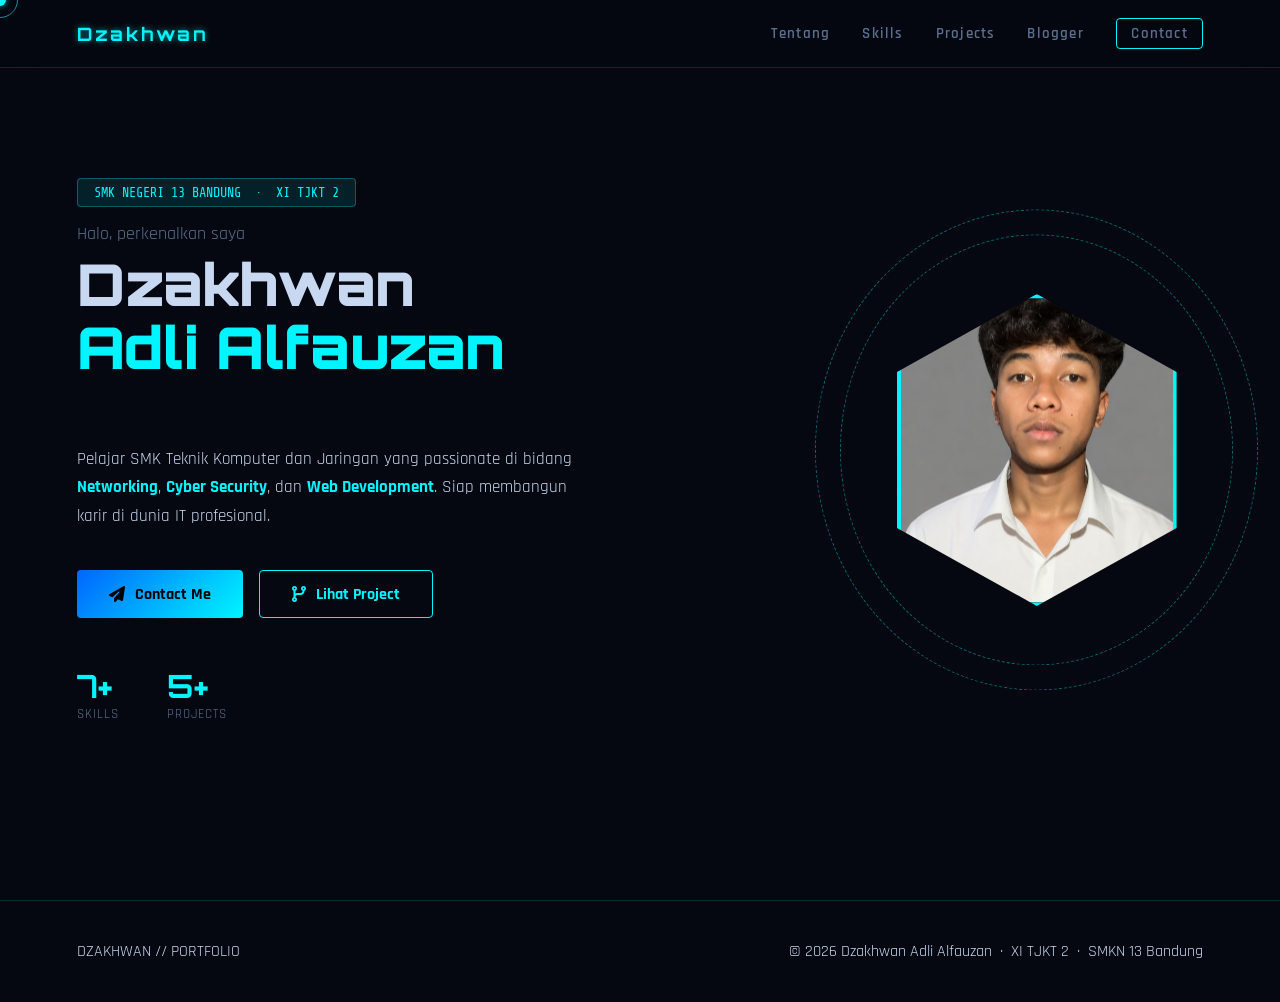
<file: index.html>
<!DOCTYPE html>
<html lang="id">
<head>
  <meta charset="UTF-8" />
  <meta name="viewport" content="width=device-width, initial-scale=1.0"/>
  <title>Dzakhwan Adli Alfauzan | Home</title>
  <link rel="stylesheet" href="style.css"/>
  <link href="https://fonts.googleapis.com/css2?family=Orbitron:wght@400;600;700;900&family=Rajdhani:wght@300;400;500;600;700&family=Share+Tech+Mono&display=swap" rel="stylesheet"/>
  <link rel="stylesheet" href="https://cdnjs.cloudflare.com/ajax/libs/font-awesome/6.5.0/css/all.min.css"/>
</head>
<body>

  <!-- CURSOR -->
  <div class="cursor" id="cursor"></div>
  <div class="cursor-ring" id="cursorRing"></div>

  <!-- NAVBAR -->
  <nav id="navbar">
    <a href="index.html" class="nav-logo">Dzakhwan</a>
    <ul class="nav-links">
      <li><a href="about.html">Tentang</a></li>
      <li><a href="skills.html">Skills</a></li>
      <li><a href="projects.html">Projects</a></li>
      <li><a href="blog.html">Blogger</a></li>
      <li><a href="contact.html" class="nav-cta">Contact</a></li>
    </ul>
    <div class="hamburger" id="hamburger">
      <span></span><span></span><span></span>
    </div>
  </nav>

  <!-- MOBILE MENU -->
  <div class="mobile-menu" id="mobileMenu">
    <a href="about.html">Tentang</a>
    <a href="skills.html">Skills</a>
    <a href="projects.html">Projects</a>
    <a href="blog.html">Blogger</a>
    <a href="contact.html">Contact</a>
  </div>

  <main>
    <!-- HERO -->
    <section id="hero">
      <div class="hero-content">
        <div class="hero-tag">
          SMK NEGERI 13 BANDUNG &nbsp;·&nbsp; XI TJKT 2
        </div>
        
        <p class="hero-greeting">Halo, perkenalkan saya</p>
        
        <h1 class="hero-name">
          Dzakhwan<br>
          <span class="accent">Adli Alfauzan</span>
        </h1>
        
        <p class="hero-title" id="typedTitle"></p>
        
        <p class="hero-desc">
          Pelajar SMK Teknik Komputer dan Jaringan yang passionate di bidang 
          <strong>Networking</strong>, <strong>Cyber Security</strong>, dan 
          <strong>Web Development</strong>. Siap membangun karir di dunia IT profesional.
        </p>

        <div class="hero-btns">
          <a href="contact.html" class="btn-primary">
            <i class="fas fa-paper-plane"></i> Contact Me
          </a>
          <a href="projects.html" class="btn-secondary">
            <i class="fas fa-code-branch"></i> Lihat Project
          </a>
        </div>

        <div class="hero-stats">
          <div class="stat">
            <div class="stat-num">7+</div>
            <div class="stat-label">SKILLS</div>
          </div>
          <div class="stat">
            <div class="stat-num">5+</div>
            <div class="stat-label">PROJECTS</div>
          </div>
        </div>
      </div>

      <!-- PHOTO -->
      <div class="hero-avatar-wrap">
        <div class="avatar-hex">
          <div class="orbit"></div>
          <div class="orbit orbit2"></div>
          <div class="avatar-frame">
            <img src="image/dzakhwan.jpeg" alt="Dzakhwan Adli Alfauzan"/>
          </div>
        </div>
      </div>
    </section>
  </main>

  <footer>
    <div class="footer-logo">DZAKHWAN // PORTFOLIO</div>
    <div class="footer-copy">
      &copy; 2026 Dzakhwan Adli Alfauzan &nbsp;·&nbsp; XI TJKT 2 &nbsp;·&nbsp; SMKN 13 Bandung
    </div>
  </footer>

  <script src="script.js"></script>
</body>
</html>
</file>
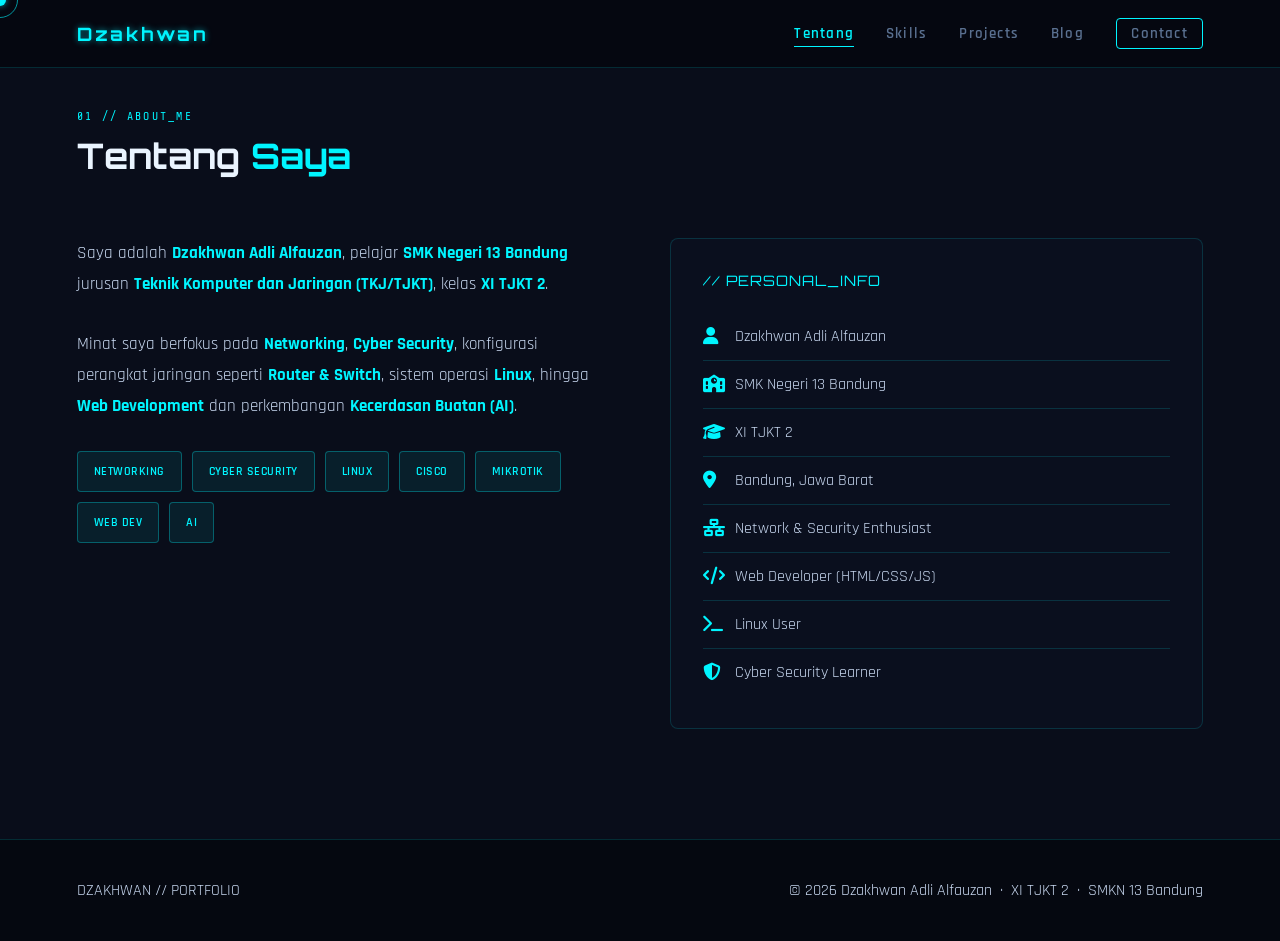
<file: about.html>
<!DOCTYPE html>
<html lang="id">
<head>
  <meta charset="UTF-8" />
  <meta name="viewport" content="width=device-width, initial-scale=1.0"/>
  <title>Dzakhwan Adli Alfauzan | Tentang Saya</title>
  <link rel="stylesheet" href="style.css"/>
  <link href="https://fonts.googleapis.com/css2?family=Orbitron:wght@400;600;700;900&family=Rajdhani:wght@300;400;500;600;700&family=Share+Tech+Mono&display=swap" rel="stylesheet"/>
  <link rel="stylesheet" href="https://cdnjs.cloudflare.com/ajax/libs/font-awesome/6.5.0/css/all.min.css"/>
</head>
<body>

  <div class="cursor" id="cursor"></div>
  <div class="cursor-ring" id="cursorRing"></div>

  <nav id="navbar">
    <a href="index.html" class="nav-logo">Dzakhwan<span></span></a>
    <ul class="nav-links">
      <li><a href="about.html" class="active">Tentang</a></li>
      <li><a href="skills.html">Skills</a></li>
      <li><a href="projects.html">Projects</a></li>
      <li><a href="blog.html">Blog</a></li>
      <li><a href="contact.html" class="nav-cta">Contact</a></li>
    </ul>
    <div class="hamburger" id="hamburger">
      <span></span><span></span><span></span>
    </div>
  </nav>

  <div class="mobile-menu" id="mobileMenu">
    <a href="about.html">Tentang</a>
    <a href="skills.html">Skills</a>
    <a href="projects.html">Projects</a>
    <a href="blog.html">Blog</a>
    <a href="contact.html">Contact</a>
  </div>

  <main>
    <section id="about">
      <div class="sec-header">
        <div class="sec-tag">01 // ABOUT_ME</div>
        <h2 class="sec-title">Tentang <span class="accent">Saya</span></h2>
        <div class="sec-line"></div>
      </div>

      <div class="about-grid">
        
        <!-- LEFT SIDE - TEXT -->
        <div class="about-text">
          <p>
            Saya adalah <strong>Dzakhwan Adli Alfauzan</strong>, pelajar 
            <strong>SMK Negeri 13 Bandung</strong> jurusan 
            <strong>Teknik Komputer dan Jaringan (TKJ/TJKT)</strong>, 
            kelas <strong>XI TJKT 2</strong>.
          </p>
          <p>
            Minat saya berfokus pada <strong>Networking</strong>, 
            <strong>Cyber Security</strong>, konfigurasi perangkat jaringan 
            seperti <strong>Router &amp; Switch</strong>, sistem operasi 
            <strong>Linux</strong>, hingga <strong>Web Development</strong> 
            dan perkembangan <strong>Kecerdasan Buatan (AI)</strong>.
          </p>

          <div class="about-badges">
            <span class="badge">NETWORKING</span>
            <span class="badge">CYBER SECURITY</span>
            <span class="badge">LINUX</span>
            <span class="badge">CISCO</span>
            <span class="badge">MIKROTIK</span>
            <span class="badge">WEB DEV</span>
            <span class="badge">AI</span>
          </div>
        </div>

        <!-- RIGHT SIDE - PERSONAL INFO CARD -->
        <div class="about-card">
          <div class="about-card-title">// PERSONAL_INFO</div>
          <ul class="info-list">
            <li><i class="fas fa-user"></i> Dzakhwan Adli Alfauzan</li>
            <li><i class="fas fa-school"></i> SMK Negeri 13 Bandung</li>
            <li><i class="fas fa-graduation-cap"></i> XI TJKT 2</li>
            <li><i class="fas fa-map-marker-alt"></i> Bandung, Jawa Barat</li>
            <li><i class="fas fa-network-wired"></i> Network &amp; Security Enthusiast</li>
            <li><i class="fas fa-code"></i> Web Developer (HTML/CSS/JS)</li>
            <li><i class="fas fa-terminal"></i> Linux User</li>
            <li><i class="fas fa-shield-alt"></i> Cyber Security Learner</li>
          </ul>
        </div>

      </div>
    </section>
  </main>

  <footer>
    <div class="footer-logo">DZAKHWAN // PORTFOLIO</div>
    <div class="footer-copy">
      &copy; 2026 Dzakhwan Adli Alfauzan &nbsp;·&nbsp; XI TJKT 2 &nbsp;·&nbsp; SMKN 13 Bandung
    </div>
  </footer>

  <script src="script.js"></script>
</body>
</html>
</file>
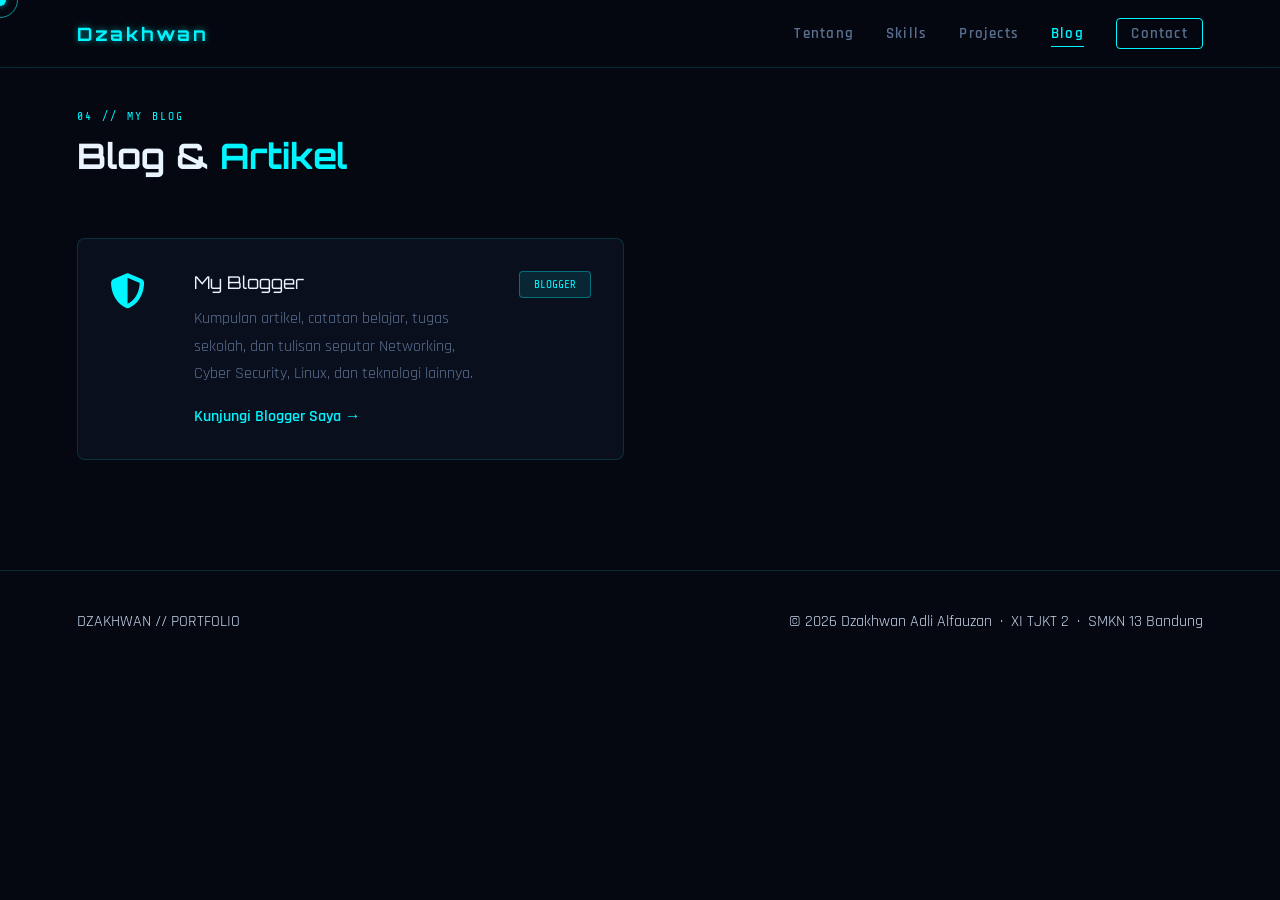
<file: blog.html>
<!DOCTYPE html>
<html lang="id">
<head>
  <meta charset="UTF-8" />
  <meta name="viewport" content="width=device-width, initial-scale=1.0"/>
  <title>Dzakhwan Adli Alfauzan | Blog</title>
  <link rel="stylesheet" href="style.css"/>
  <link href="https://fonts.googleapis.com/css2?family=Orbitron:wght@400;600;700;900&family=Rajdhani:wght@300;400;500;600;700&family=Share+Tech+Mono&display=swap" rel="stylesheet"/>
  <link rel="stylesheet" href="https://cdnjs.cloudflare.com/ajax/libs/font-awesome/6.5.0/css/all.min.css"/>
</head>
<body>

  <!-- CURSOR (PENTING!) -->
  <div class="cursor" id="cursor"></div>
  <div class="cursor-ring" id="cursorRing"></div>

  <nav id="navbar">
    <a href="index.html" class="nav-logo">Dzakhwan<span></span></a>
    <ul class="nav-links">
      <li><a href="about.html">Tentang</a></li>
      <li><a href="skills.html">Skills</a></li>
      <li><a href="projects.html">Projects</a></li>
      <li><a href="blog.html" class="active">Blog</a></li>
      <li><a href="contact.html" class="nav-cta">Contact</a></li>
    </ul>
    <div class="hamburger" id="hamburger">
      <span></span><span></span><span></span>
    </div>
  </nav>

  <div class="mobile-menu" id="mobileMenu">
    <a href="about.html">Tentang</a>
    <a href="skills.html">Skills</a>
    <a href="projects.html">Projects</a>
    <a href="blog.html">Blog</a>
    <a href="contact.html">Contact</a>
  </div>

  <main>
    <section id="blog">
      <div class="sec-header">
        <div class="sec-tag">04 // MY BLOG</div>
        <h2 class="sec-title">Blog &amp; <span class="accent">Artikel</span></h2>
        <div class="sec-line"></div>
      </div>

      <div class="blog-grid">

        <div class="blog-card">
          <div class="blog-icon"><i class="fas fa-shield-alt"></i></div>
          <div class="blog-info">
            <div class="blog-title">My Blogger</div>
            <div class="blog-desc">
              Kumpulan artikel, catatan belajar, tugas sekolah, dan tulisan seputar 
              Networking, Cyber Security, Linux, dan teknologi lainnya.
            </div>
            <a href="https://dzakhwanadlialfauzanxitjkt2.blogspot.com" target="_blank" class="blog-link">
              Kunjungi Blogger Saya →
            </a>
          </div>
          <span class="blog-badge">BLOGGER</span>
        </div>

      </div>
    </section>
  </main>

  <footer>
    <div class="footer-logo">DZAKHWAN // PORTFOLIO</div>
    <div class="footer-copy">
      &copy; 2026 Dzakhwan Adli Alfauzan &nbsp;·&nbsp; XI TJKT 2 &nbsp;·&nbsp; SMKN 13 Bandung
    </div>
  </footer>

  <script src="script.js"></script>
</body>
</html>
</file>
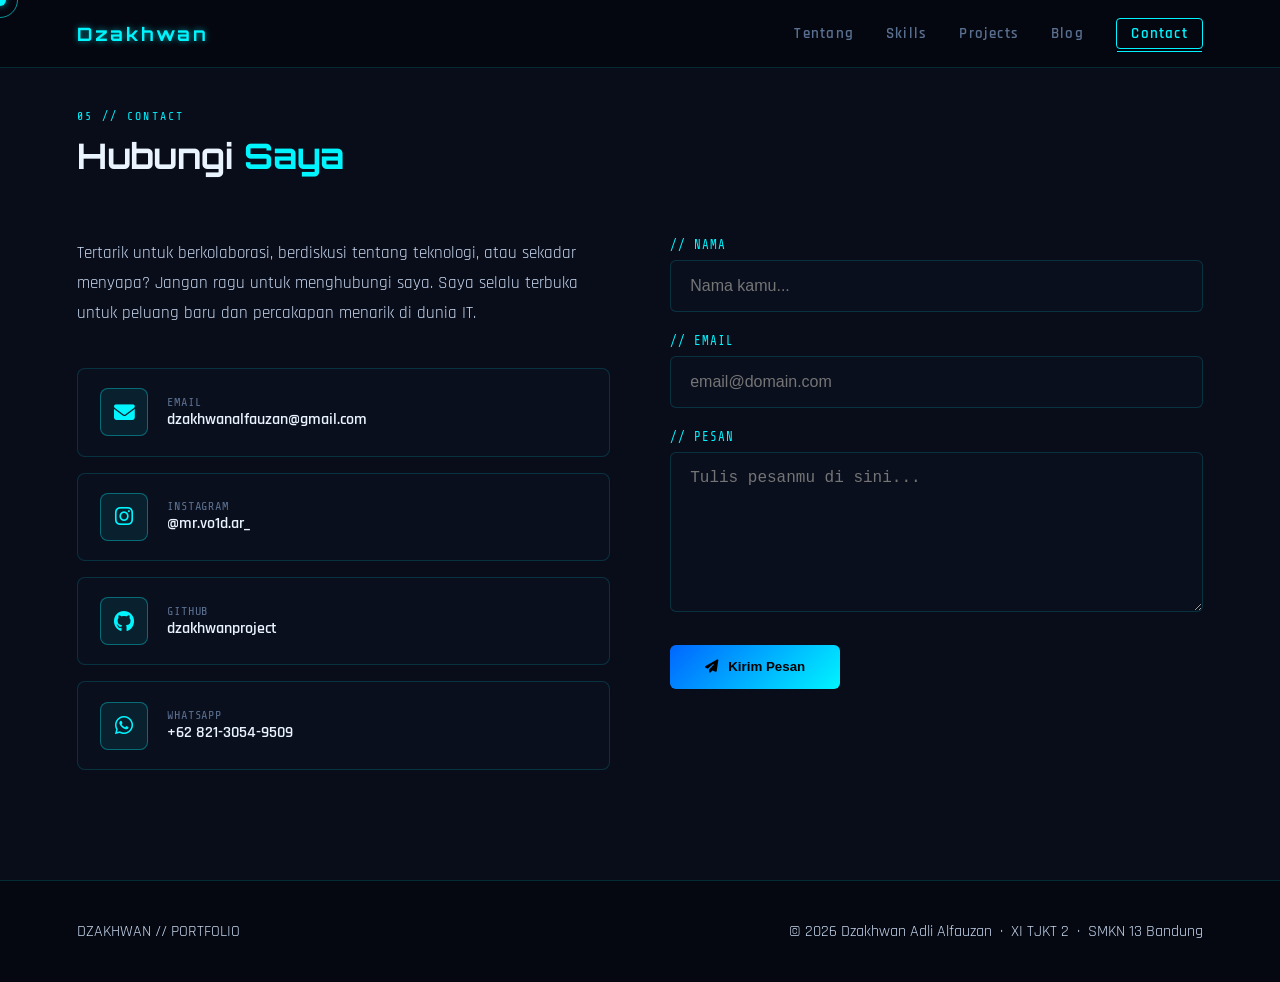
<file: contact.html>
<!DOCTYPE html>
<html lang="id">
<head>
  <meta charset="UTF-8" />
  <meta name="viewport" content="width=device-width, initial-scale=1.0"/>
  <title>Dzakhwan Adli Alfauzan | Contact</title>
  <link rel="stylesheet" href="style.css"/>
  <link href="https://fonts.googleapis.com/css2?family=Orbitron:wght@400;600;700;900&family=Rajdhani:wght@300;400;500;600;700&family=Share+Tech+Mono&display=swap" rel="stylesheet"/>
  <link rel="stylesheet" href="https://cdnjs.cloudflare.com/ajax/libs/font-awesome/6.5.0/css/all.min.css"/>
</head>
<body>

  <div class="cursor" id="cursor"></div>
  <div class="cursor-ring" id="cursorRing"></div>

  <nav id="navbar">
    <a href="index.html" class="nav-logo">Dzakhwan<span></span></a>
    <ul class="nav-links">
      <li><a href="about.html">Tentang</a></li>
      <li><a href="skills.html">Skills</a></li>
      <li><a href="projects.html">Projects</a></li>
      <li><a href="blog.html">Blog</a></li>
      <li><a href="contact.html" class="active nav-cta">Contact</a></li>
    </ul>
    <div class="hamburger" id="hamburger">
      <span></span><span></span><span></span>
    </div>
  </nav>

  <div class="mobile-menu" id="mobileMenu">
    <a href="about.html">Tentang</a>
    <a href="skills.html">Skills</a>
    <a href="projects.html">Projects</a>
    <a href="blog.html">Blog</a>
    <a href="contact.html">Contact</a>
  </div>

  <main>
    <section id="contact">
      <div class="sec-header">
        <div class="sec-tag">05 // CONTACT</div>
        <h2 class="sec-title">Hubungi <span class="accent">Saya</span></h2>
        <div class="sec-line"></div>
      </div>

      <div class="contact-grid">
        
        <!-- LEFT SIDE -->
        <div class="contact-text">
          <p>
            Tertarik untuk berkolaborasi, berdiskusi tentang teknologi, 
            atau sekadar menyapa? Jangan ragu untuk menghubungi saya. 
            Saya selalu terbuka untuk peluang baru dan percakapan menarik di dunia IT.
          </p>

          <div class="contact-links">
            <a href="mailto:dzakhwanalfauzan@gmail.com" class="contact-link">
              <i class="fas fa-envelope"></i>
              <div>
                <div class="link-label">EMAIL</div>
                <div class="link-val">dzakhwanalfauzan@gmail.com</div>
              </div>
            </a>
            
            <a href="https://www.instagram.com/mr.v01d.ar_/" target="_blank" class="contact-link">
              <i class="fab fa-instagram"></i>
              <div>
                <div class="link-label">INSTAGRAM</div>
                <div class="link-val">@mr.vo1d.ar_</div>
              </div>
            </a>

            <a href="https://github.com/dzakhwanproject" target="_blank" class="contact-link">
              <i class="fab fa-github"></i>
              <div>
                <div class="link-label">GITHUB</div>
                <div class="link-val">dzakhwanproject</div>
              </div>
            </a>

            <a href="https://wa.me/6282130549509" target="_blank" class="contact-link">
              <i class="fab fa-whatsapp"></i>
              <div>
                <div class="link-label">WHATSAPP</div>
                <div class="link-val">+62 821-3054-9509</div>
              </div>
            </a>
          </div>
        </div>

        <!-- RIGHT SIDE - FORM -->
        <div class="contact-form">
          <div class="form-group">
            <label>// NAMA</label>
            <input type="text" id="formNama" placeholder="Nama kamu..."/>
          </div>
          <div class="form-group">
            <label>// EMAIL</label>
            <input type="email" id="formEmail" placeholder="email@domain.com"/>
          </div>
          <div class="form-group">
            <label>// PESAN</label>
            <textarea id="formPesan" placeholder="Tulis pesanmu di sini..."></textarea>
          </div>
          <button class="form-submit" onclick="sendMsg()">
            <i class="fas fa-paper-plane"></i> Kirim Pesan
          </button>
        </div>

      </div>
    </section>
  </main>

  <footer>
    <div class="footer-logo">DZAKHWAN // PORTFOLIO</div>
    <div class="footer-copy">
      &copy; 2026 Dzakhwan Adli Alfauzan &nbsp;·&nbsp; XI TJKT 2 &nbsp;·&nbsp; SMKN 13 Bandung
    </div>
  </footer>

  <script src="script.js"></script>
</body>
</html>
</file>
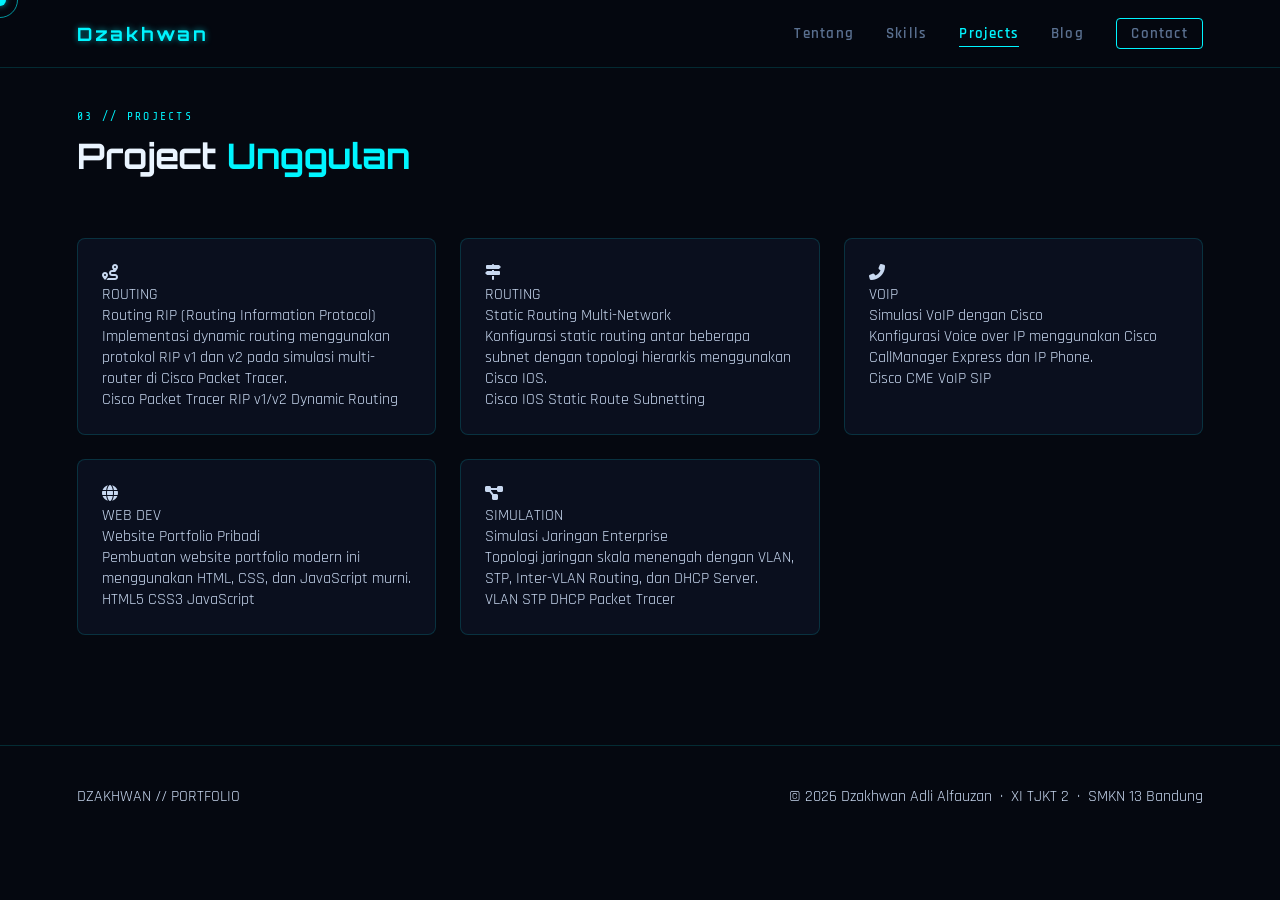
<file: projects.html>
<!DOCTYPE html>
<html lang="id">
<head>
  <meta charset="UTF-8" />
  <meta name="viewport" content="width=device-width, initial-scale=1.0"/>
  <title>Dzakhwan Adli Alfauzan | Projects</title>
  <link rel="stylesheet" href="style.css"/>
  <link href="https://fonts.googleapis.com/css2?family=Orbitron:wght@400;600;700;900&family=Rajdhani:wght@300;400;500;600;700&family=Share+Tech+Mono&display=swap" rel="stylesheet"/>
  <link rel="stylesheet" href="https://cdnjs.cloudflare.com/ajax/libs/font-awesome/6.5.0/css/all.min.css"/>
</head>
<body>

  <div class="cursor" id="cursor"></div>
  <div class="cursor-ring" id="cursorRing"></div>

  <nav id="navbar">
    <a href="index.html" class="nav-logo">Dzakhwan<span></span></a>
    <ul class="nav-links">
      <li><a href="about.html">Tentang</a></li>
      <li><a href="skills.html">Skills</a></li>
      <li><a href="projects.html" class="active">Projects</a></li>
      <li><a href="blog.html">Blog</a></li>
      <li><a href="contact.html" class="nav-cta">Contact</a></li>
    </ul>
    <div class="hamburger" id="hamburger">
      <span></span><span></span><span></span>
    </div>
  </nav>

  <div class="mobile-menu" id="mobileMenu">
    <a href="about.html">Tentang</a>
    <a href="skills.html">Skills</a>
    <a href="projects.html">Projects</a>
    <a href="blog.html">Blog</a>
    <a href="contact.html">Contact</a>
  </div>

  <main>
    <section id="projects">
      <div class="sec-header">
        <div class="sec-tag">03 // PROJECTS</div>
        <h2 class="sec-title">Project <span class="accent">Unggulan</span></h2>
        <div class="sec-line"></div>
      </div>

      <div class="projects-grid">

        <div class="project-card reveal">
          <div class="project-top">
            <div class="project-icon"><i class="fas fa-route"></i></div>
            <span class="project-tag">ROUTING</span>
          </div>
          <div class="project-body">
            <div class="project-title">Routing RIP (Routing Information Protocol)</div>
            <div class="project-desc">Implementasi dynamic routing menggunakan protokol RIP v1 dan v2 pada simulasi multi-router di Cisco Packet Tracer.</div>
            <div class="project-techs">
              <span class="tech-chip">Cisco Packet Tracer</span>
              <span class="tech-chip">RIP v1/v2</span>
              <span class="tech-chip">Dynamic Routing</span>
            </div>
          </div>
        </div>

        <div class="project-card reveal">
          <div class="project-top">
            <div class="project-icon"><i class="fas fa-map-signs"></i></div>
            <span class="project-tag">ROUTING</span>
          </div>
          <div class="project-body">
            <div class="project-title">Static Routing Multi-Network</div>
            <div class="project-desc">Konfigurasi static routing antar beberapa subnet dengan topologi hierarkis menggunakan Cisco IOS.</div>
            <div class="project-techs">
              <span class="tech-chip">Cisco IOS</span>
              <span class="tech-chip">Static Route</span>
              <span class="tech-chip">Subnetting</span>
            </div>
          </div>
        </div>

        <div class="project-card reveal">
          <div class="project-top">
            <div class="project-icon"><i class="fas fa-phone-alt"></i></div>
            <span class="project-tag">VOIP</span>
          </div>
          <div class="project-body">
            <div class="project-title">Simulasi VoIP dengan Cisco</div>
            <div class="project-desc">Konfigurasi Voice over IP menggunakan Cisco CallManager Express dan IP Phone.</div>
            <div class="project-techs">
              <span class="tech-chip">Cisco CME</span>
              <span class="tech-chip">VoIP</span>
              <span class="tech-chip">SIP</span>
            </div>
          </div>
        </div>

        <div class="project-card reveal">
          <div class="project-top">
            <div class="project-icon"><i class="fas fa-globe"></i></div>
            <span class="project-tag">WEB DEV</span>
          </div>
          <div class="project-body">
            <div class="project-title">Website Portfolio Pribadi</div>
            <div class="project-desc">Pembuatan website portfolio modern ini menggunakan HTML, CSS, dan JavaScript murni.</div>
            <div class="project-techs">
              <span class="tech-chip">HTML5</span>
              <span class="tech-chip">CSS3</span>
              <span class="tech-chip">JavaScript</span>
            </div>
          </div>
        </div>

        <div class="project-card reveal">
          <div class="project-top">
            <div class="project-icon"><i class="fas fa-project-diagram"></i></div>
            <span class="project-tag">SIMULATION</span>
          </div>
          <div class="project-body">
            <div class="project-title">Simulasi Jaringan Enterprise</div>
            <div class="project-desc">Topologi jaringan skala menengah dengan VLAN, STP, Inter-VLAN Routing, dan DHCP Server.</div>
            <div class="project-techs">
              <span class="tech-chip">VLAN</span>
              <span class="tech-chip">STP</span>
              <span class="tech-chip">DHCP</span>
              <span class="tech-chip">Packet Tracer</span>
            </div>
          </div>
        </div>

      </div>
    </section>
  </main>

  <footer>
    <div class="footer-logo">DZAKHWAN // PORTFOLIO</div>
    <div class="footer-copy">
      &copy; 2026 Dzakhwan Adli Alfauzan &nbsp;·&nbsp; XI TJKT 2 &nbsp;·&nbsp; SMKN 13 Bandung
    </div>
  </footer>

  <script src="script.js"></script>
</body>
</html>
</file>
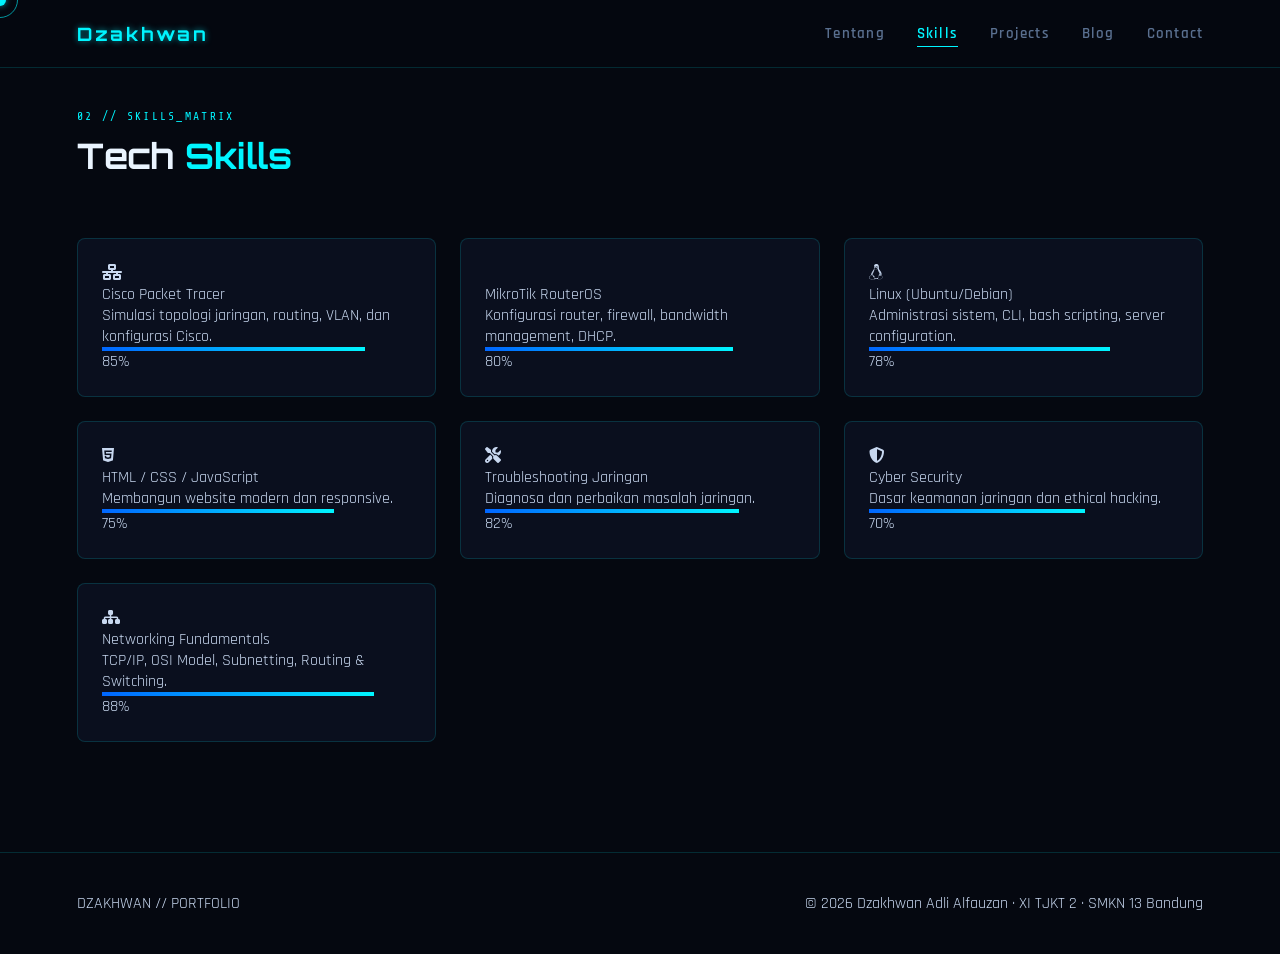
<file: skills.html>
<!DOCTYPE html>
<html lang="id">
<head>
  <meta charset="UTF-8" />
  <meta name="viewport" content="width=device-width, initial-scale=1.0"/>
  <title>Dzakhwan Adli Alfauzan | Skills</title>
  <link rel="stylesheet" href="style.css"/>
  <link href="https://fonts.googleapis.com/css2?family=Orbitron:wght@400;600;700;900&family=Rajdhani:wght@300;400;500;600;700&family=Share+Tech+Mono&display=swap" rel="stylesheet"/>
  <link rel="stylesheet" href="https://cdnjs.cloudflare.com/ajax/libs/font-awesome/6.5.0/css/all.min.css"/>
</head>
<body>
   <div class="cursor" id="cursor"></div>
  <div class="cursor-ring" id="cursorRing"></div>
  <nav id="navbar">
    <a href="index.html" class="nav-logo">Dzakhwan<span></span></a>
    <ul class="nav-links">
      <li><a href="about.html">Tentang</a></li>
      <li><a href="skills.html" class="active">Skills</a></li>
      <li><a href="projects.html">Projects</a></li>
      <li><a href="blog.html">Blog</a></li>
      <li><a href="contact.html">Contact</a></li>
    </ul>
    <div class="hamburger" id="hamburger">
      <span></span><span></span><span></span>
    </div>
  </nav>

  <main>
    <section id="skills">
      <div class="sec-header">
        <div class="sec-tag">02 // SKILLS_MATRIX</div>
        <h2 class="sec-title">Tech <span class="accent">Skills</span></h2>
        <div class="sec-line"></div>
      </div>
      <div class="skills-grid">

        <div class="skill-card">
          <div class="skill-icon"><i class="fas fa-network-wired"></i></div>
          <div class="skill-name">Cisco Packet Tracer</div>
          <div class="skill-desc">Simulasi topologi jaringan, routing, VLAN, dan konfigurasi Cisco.</div>
          <div class="skill-bar-wrap"><div class="skill-bar" style="width:85%"></div></div>
          <div class="skill-pct">85%</div>
        </div>

        <div class="skill-card">
          <div class="skill-icon"><i class="fas fa-router"></i></div>
          <div class="skill-name">MikroTik RouterOS</div>
          <div class="skill-desc">Konfigurasi router, firewall, bandwidth management, DHCP.</div>
          <div class="skill-bar-wrap"><div class="skill-bar" style="width:80%"></div></div>
          <div class="skill-pct">80%</div>
        </div>

        <div class="skill-card">
          <div class="skill-icon"><i class="fab fa-linux"></i></div>
          <div class="skill-name">Linux (Ubuntu/Debian)</div>
          <div class="skill-desc">Administrasi sistem, CLI, bash scripting, server configuration.</div>
          <div class="skill-bar-wrap"><div class="skill-bar" style="width:78%"></div></div>
          <div class="skill-pct">78%</div>
        </div>

        <div class="skill-card">
          <div class="skill-icon"><i class="fab fa-html5"></i></div>
          <div class="skill-name">HTML / CSS / JavaScript</div>
          <div class="skill-desc">Membangun website modern dan responsive.</div>
          <div class="skill-bar-wrap"><div class="skill-bar" style="width:75%"></div></div>
          <div class="skill-pct">75%</div>
        </div>

        <div class="skill-card">
          <div class="skill-icon"><i class="fas fa-tools"></i></div>
          <div class="skill-name">Troubleshooting Jaringan</div>
          <div class="skill-desc">Diagnosa dan perbaikan masalah jaringan.</div>
          <div class="skill-bar-wrap"><div class="skill-bar" style="width:82%"></div></div>
          <div class="skill-pct">82%</div>
        </div>

        <div class="skill-card">
          <div class="skill-icon"><i class="fas fa-shield-alt"></i></div>
          <div class="skill-name">Cyber Security</div>
          <div class="skill-desc">Dasar keamanan jaringan dan ethical hacking.</div>
          <div class="skill-bar-wrap"><div class="skill-bar" style="width:70%"></div></div>
          <div class="skill-pct">70%</div>
        </div>

        <div class="skill-card">
          <div class="skill-icon"><i class="fas fa-sitemap"></i></div>
          <div class="skill-name">Networking Fundamentals</div>
          <div class="skill-desc">TCP/IP, OSI Model, Subnetting, Routing & Switching.</div>
          <div class="skill-bar-wrap"><div class="skill-bar" style="width:88%"></div></div>
          <div class="skill-pct">88%</div>
        </div>

      </div>
    </section>
  </main>

  <footer>
    <div class="footer-logo">DZAKHWAN // PORTFOLIO</div>
    <div class="footer-copy">&copy; 2026 Dzakhwan Adli Alfauzan · XI TJKT 2 · SMKN 13 Bandung</div>
  </footer>

  <script src="script.js"></script>
</body>
</html>
</file>
<file: style.css>
/* ============================================================
   ROOT & RESET
============================================================ */
:root {
  --cyan:    #00f5ff;
  --cyan2:   #00c8d7;
  --blue:    #0066ff;
  --dark:    #050810;
  --dark2:   #090d1a;
  --dark3:   #0d1424;
  --card:    #0a0f1e;
  --card2:   #0f1628;
  --border:  rgba(0,245,255,.15);
  --border2: rgba(0,245,255,.35);
  --glow:    0 0 20px rgba(0,245,255,.4), 0 0 60px rgba(0,245,255,.15);
  --glow2:   0 0 6px rgba(0,245,255,.6);
  --text:    #c8d8f0;
  --muted:   #5a7090;
  --white:   #eaf4ff;
}

*, *::before, *::after { margin:0; padding:0; box-sizing:border-box; }
html { scroll-behavior: smooth; }
body {
  font-family: 'Rajdhani', sans-serif;
  background: var(--dark);
  color: var(--text);
  overflow-x: hidden;
  cursor: none;
  min-height: 100vh;
}

/* ============================================================
   HERO SECTION - INDEX.HTML
============================================================ */
#hero {
  min-height: 100vh;
  display: flex;
  align-items: center;
  padding: 0 6%;
  position: relative;
  overflow: hidden;
  background: var(--dark);
}

/* LEFT CONTENT */
.hero-content {
  max-width: 680px;
  z-index: 3;
}

.hero-tag {
  display: inline-block;
  background: rgba(0, 245, 255, 0.1);
  border: 1px solid rgba(0, 245, 255, 0.3);
  padding: 6px 16px;
  border-radius: 4px;
  font-family: 'Share Tech Mono', monospace;
  font-size: 0.85rem;
  color: var(--cyan);
  margin-bottom: 1rem;
}

.hero-greeting {
  font-size: 1.1rem;
  color: var(--muted);
  margin-bottom: 0.5rem;
}

.hero-name {
  font-family: 'Orbitron', monospace;
  font-size: clamp(2.8rem, 6vw, 4.2rem);
  font-weight: 900;
  line-height: 1.05;
  margin-bottom: 0.8rem;
}

.hero-name .accent {
  color: var(--cyan);
}

.hero-title {
  font-family: 'Share Tech Mono', monospace;
  font-size: 1.1rem;
  color: var(--cyan);
  letter-spacing: 2px;
  margin-bottom: 1.5rem;
  min-height: 1.6em;
}

.hero-desc {
  font-size: 1.05rem;
  line-height: 1.7;
  color: var(--text);
  max-width: 520px;
  margin-bottom: 2.5rem;
}

.hero-desc strong {
  color: var(--cyan);
}

/* BUTTONS */
.hero-btns {
  display: flex;
  gap: 1rem;
  flex-wrap: wrap;
  margin-bottom: 3rem;
}

.btn-primary {
  background: linear-gradient(135deg, #0066ff, #00f5ff);
  color: #000;
  padding: 14px 28px;
  border-radius: 6px;
  font-weight: 700;
  text-decoration: none;
  display: inline-flex;
  align-items: center;
  gap: 10px;
  transition: all 0.3s;
}

.btn-primary:hover {
  transform: translateY(-4px);
  box-shadow: 0 10px 30px rgba(0, 245, 255, 0.4);
}

.btn-secondary {
  border: 2px solid var(--cyan);
  color: var(--cyan);
  padding: 13px 26px;
  border-radius: 6px;
  font-weight: 700;
  text-decoration: none;
  display: inline-flex;
  align-items: center;
  gap: 10px;
  transition: all 0.3s;
}

.btn-secondary:hover {
  background: rgba(0, 245, 255, 0.1);
  transform: translateY(-4px);
}

/* STATS */
.hero-stats {
  display: flex;
  gap: 3rem;
}

.stat-num {
  font-family: 'Orbitron', monospace;
  font-size: 2rem;
  font-weight: 700;
  color: var(--cyan);
}

.stat-label {
  font-size: 0.8rem;
  color: var(--muted);
  letter-spacing: 1px;
}

/* ============================================================
   HEXAGON AVATAR
============================================================ */
.hero-avatar-wrap {
  position: absolute;
  right: 8%;
  top: 50%;
  transform: translateY(-50%);
  z-index: 2;
}

.avatar-hex {
  position: relative;
  width: 340px;
  height: 380px;
}

.avatar-frame {
  position: absolute;
  top: 8%;
  left: 8%;
  right: 8%;
  bottom: 8%;
  clip-path: polygon(50% 0%, 100% 25%, 100% 75%, 50% 100%, 0% 75%, 0% 25%);
  overflow: hidden;
  border: 4px solid var(--cyan);
  box-shadow: 0 0 40px rgba(0, 245, 255, 0.6);
}

.avatar-frame img {
  width: 100%;
  height: 100%;
  object-fit: cover;
}

.orbit {
  position: absolute;
  inset: -30px;
  border: 1.5px dashed rgba(0, 245, 255, 0.4);
  border-radius: 50%;
  animation: rotateOrbit 30s linear infinite;
}

.orbit2 {
  inset: -55px;
  animation: rotateOrbit 40s linear infinite reverse;
}

@keyframes rotateOrbit {
  from { transform: rotate(0deg); }
  to { transform: rotate(360deg); }
}

#particles {
  position: fixed;
  inset: 0;
  z-index: 0;
  pointer-events: none;
  overflow: hidden;
}

.particle {
  animation: floatParticle linear infinite;
}

@keyframes floatParticle {
  0% { transform: translateY(100vh) scale(0.5); opacity: 0; }
  10% { opacity: 0.7; }
  90% { opacity: 0.3; }
  100% { transform: translateY(-100px) scale(1); opacity: 0; }
}

/* ============================================================
   CUSTOM CURSOR
============================================================ */
.cursor {
  width: 12px; height: 12px;
  background: var(--cyan);
  border-radius: 50%;
  position: fixed; top:0; left:0;
  pointer-events: none; z-index: 9999;
  transform: translate(-50%,-50%);
  transition: transform .1s, background .2s;
  box-shadow: var(--glow2);
}
.cursor-ring {
  width: 36px; height: 36px;
  border: 1.5px solid var(--cyan);
  border-radius: 50%;
  position: fixed; top:0; left:0;
  pointer-events: none; z-index: 9998;
  transform: translate(-50%,-50%);
  transition: transform .18s cubic-bezier(.2,.9,.4,1), opacity .2s;
  opacity: .6;
}

/* ============================================================
   LOADER
============================================================ */
#loader {
  position: fixed; inset:0;
  background: var(--dark);
  z-index: 10000;
  display: flex; flex-direction:column;
  align-items: center; justify-content: center;
  gap: 24px;
  transition: opacity .6s, visibility .6s;
}
#loader.hidden { opacity:0; visibility:hidden; pointer-events:none; }

.loader-logo {
  font-family: 'Orbitron', monospace;
  font-size: 2.5rem; font-weight:900;
  color: var(--cyan);
  text-shadow: var(--glow);
  letter-spacing: .3em;
  animation: loaderPulse 1.5s ease-in-out infinite;
}
@keyframes loaderPulse {
  0%,100% { text-shadow: var(--glow); }
  50% { text-shadow: 0 0 40px rgba(0,245,255,.9), 0 0 80px rgba(0,245,255,.4); }
}

.loader-bar-wrap {
  width: 280px; height: 3px;
  background: rgba(0,245,255,.1);
  border-radius: 2px; overflow: hidden;
}
.loader-bar {
  height:100%; width:0%;
  background: linear-gradient(90deg, var(--blue), var(--cyan));
  border-radius: 2px;
  box-shadow: var(--glow2);
  animation: loadFill 2.4s cubic-bezier(.4,0,.2,1) forwards;
}
@keyframes loadFill { to { width:100%; } }

.loader-text {
  font-family: 'Share Tech Mono', monospace;
  font-size: .75rem; color: var(--muted);
  letter-spacing: .15em;
  animation: blink 1s infinite;
}
@keyframes blink { 0%,100%{opacity:1} 50%{opacity:.3} }

/* ============================================================
   BACKGROUND
============================================================ */
.grid-bg {
  position: fixed; inset:0; z-index:0; pointer-events:none;
  background-image:
    linear-gradient(rgba(0,245,255,.025) 1px, transparent 1px),
    linear-gradient(90deg, rgba(0,245,255,.025) 1px, transparent 1px);
  background-size: 50px 50px;
}
.scanlines {
  position: fixed; inset:0; z-index:1; pointer-events:none;
  background: repeating-linear-gradient(
    0deg, transparent, transparent 2px,
    rgba(0,0,0,.04) 2px, rgba(0,0,0,.04) 4px
  );
}

/* ============================================================
   NAVBAR
============================================================ */
nav {
  position: fixed; top:0; left:0; right:0; z-index:1000;
  padding: 0 6%; height: 68px;
  display: flex; align-items:center; justify-content:space-between;
  background: rgba(5,8,16,.85);
  backdrop-filter: blur(18px);
  border-bottom: 1px solid var(--border);
  transition: all .3s;
}
nav.scrolled {
  background: rgba(5,8,16,.97);
  box-shadow: 0 4px 40px rgba(0,245,255,.06);
}

.nav-logo {
  font-family: 'Orbitron', monospace;
  font-size: 1.15rem; font-weight:700;
  color: var(--cyan);
  text-shadow: var(--glow2);
  letter-spacing: .15em;
  text-decoration: none;
}
.nav-links {
  display:flex; gap:2rem; list-style:none;
}
.nav-links a {
  font-weight:600; font-size:.95rem;
  color: var(--muted); text-decoration:none;
  letter-spacing:.08em; transition: color .2s;
  position: relative;
}
.nav-links a.active,
.nav-links a:hover {
  color: var(--cyan);
}
.nav-links a::after {
  content:''; position:absolute; bottom:-4px; left:0; right:0;
  height:1px; background: var(--cyan);
  transform: scaleX(0); transition: transform .25s;
}
.nav-links a:hover::after,
.nav-links a.active::after {
  transform: scaleX(1);
}

.nav-cta {
  background: transparent;
  border: 1.5px solid var(--cyan);
  color: var(--cyan);
  padding: .3rem .9rem;
  border-radius: 4px;
}
.nav-cta:hover {
  background: rgba(0,245,255,.1);
  box-shadow: var(--glow2);
}

.hamburger {
  display:none; flex-direction:column; gap:5px;
  cursor:pointer;
}
.hamburger span {
  width:26px; height:2px;
  background: var(--cyan); border-radius:2px;
  transition: all .3s;
}
.hamburger.open span:nth-child(1) { transform: rotate(45deg) translate(5px,5px); }
.hamburger.open span:nth-child(2) { opacity:0; }
.hamburger.open span:nth-child(3) { transform: rotate(-45deg) translate(5px,-5px); }

.mobile-menu {
  display:none; position:fixed; inset:0; top:68px;
  background: rgba(5,8,16,.98);
  backdrop-filter: blur(20px); z-index:999;
  flex-direction:column; align-items:center; justify-content:center;
  gap:2.5rem;
}
.mobile-menu.open { display:flex; }
.mobile-menu a {
  font-size:1.2rem; color:var(--text);
  text-decoration:none; letter-spacing:.1em;
}
.mobile-menu a:hover,
.mobile-menu a.active { color:var(--cyan); }

/* ============================================================
   SECTION
============================================================ */
main { position:relative; z-index:2; }
section { padding: 110px 6%; }

.sec-header { margin-bottom: 60px; }
.sec-tag {
  font-family:'Share Tech Mono',monospace;
  font-size:.72rem; color:var(--cyan);
  letter-spacing:.2em; margin-bottom:.6rem;
  display:flex; align-items:center; gap:.5rem;
}
.sec-title {
  font-family:'Orbitron',monospace;
  font-size: clamp(1.6rem,3vw,2.2rem);
  font-weight:700; color:var(--white);
}
.sec-title .accent { color:var(--cyan); }

/* ============================================================
   HERO
============================================================ */
#hero {
  min-height: 100vh;
  display: flex; align-items:center;
  padding: 0 6%; position:relative; overflow:hidden;
}
.hero-content { max-width:680px; z-index:2; }

.hero-name { font-size: clamp(2rem,5vw,3.6rem); font-weight:900; line-height:1.1; }
.hero-title { font-family:'Share Tech Mono',monospace; color:var(--cyan); letter-spacing:.18em; }
.hero-desc strong { color:var(--cyan); }

.hero-btns { display:flex; gap:1rem; flex-wrap:wrap; margin-top:2rem; }

.btn-primary, .btn-secondary {
  padding:.78rem 2rem; border-radius:4px;
  font-weight:700; text-decoration:none;
  transition: all .25s;
  cursor: none;
}
.btn-primary {
  background: linear-gradient(135deg, var(--blue), var(--cyan));
  color:#000;
}
.btn-secondary {
  border:1.5px solid var(--cyan);
  color:var(--cyan);
}
.btn-primary:hover, .btn-secondary:hover {
  transform:translateY(-3px);
}

/* Avatar */
.hero-avatar-wrap {
  position:absolute; right:6%; top:50%;
  transform:translateY(-50%);
}
.avatar-hex { position:relative; width: clamp(220px,26vw,360px); height: clamp(245px,29vw,400px); }
.avatar-inner {
  position:absolute; top:8%; left:8%; right:8%; bottom:8%;
  background:var(--card);
  clip-path: polygon(50% 0%,100% 25%,100% 75%,50% 100%,0% 75%,0% 25%);
  overflow:hidden;
}
.avatar-inner img { width:100%; height:100%; object-fit:cover; }

/* ============================================================
   ABOUT, SKILLS, PROJECTS, CONTACT, BLOG
============================================================ */
.about-grid, .contact-grid {
  display:grid; grid-template-columns:1fr 1fr; gap:60px;
}
.skills-grid, .projects-grid, .certif-grid {
  display:grid; grid-template-columns:repeat(auto-fill,minmax(280px,1fr)); gap:1.5rem;
}

.skill-card, .project-card, .certif-card, .about-card, .contact-link {
  background:var(--card); border:1px solid var(--border);
  border-radius:8px; padding:1.5rem;
  transition:all .3s;
}
.skill-card:hover, .project-card:hover, .certif-card:hover {
  transform:translateY(-5px);
  box-shadow: var(--glow);
  border-color:var(--border2);
}

/* Skill Bar */
.skill-bar {
  height:4px; background:linear-gradient(90deg,var(--blue),var(--cyan));
  transition:width 1.5s ease;
}

/* Footer */
footer {
  background:var(--dark); border-top:1px solid var(--border);
  padding:2.5rem 6%; display:flex; align-items:center; justify-content:space-between;
  flex-wrap:wrap; gap:1rem;
}

/* Responsive */
@media (max-width: 900px) {
  .about-grid, .contact-grid { grid-template-columns:1fr; }
  .hero-avatar-wrap { display:none; }
  .nav-links { display:none; }
  .hamburger { display:flex; }
}

@media (max-width: 600px) {
  section { padding:80px 5%; }
}
/* ============================================================
   ABOUT SECTION - NEW STYLE
============================================================ */
#about {
  background: var(--dark2);
}

.about-grid {
  display: grid;
  grid-template-columns: 1fr 1fr;
  gap: 60px;
  align-items: start;
}

.about-text {
  font-size: 1.05rem;
  line-height: 1.85;
  color: var(--text);
}

.about-text p {
  margin-bottom: 1.8rem;
}

.about-text strong {
  color: var(--cyan);
}

.about-badges {
  display: flex;
  flex-wrap: wrap;
  gap: 10px;
  margin-top: 20px;
}

.badge {
  background: rgba(0, 245, 255, 0.08);
  border: 1px solid rgba(0, 245, 255, 0.3);
  color: var(--cyan);
  padding: 8px 16px;
  border-radius: 4px;
  font-size: 0.78rem;
  font-weight: 600;
  letter-spacing: 0.5px;
  transition: all 0.3s;
}

.badge:hover {
  background: rgba(0, 245, 255, 0.15);
  border-color: var(--cyan);
  transform: translateY(-2px);
}

/* PERSONAL INFO CARD */
.about-card {
  background: var(--card);
  border: 1px solid var(--border);
  border-radius: 8px;
  padding: 2rem;
  height: fit-content;
}

.about-card-title {
  font-family: 'Orbitron', monospace;
  font-size: 0.9rem;
  color: var(--cyan);
  margin-bottom: 1.5rem;
  letter-spacing: 1px;
}

.info-list {
  list-style: none;
}

.info-list li {
  display: flex;
  align-items: center;
  gap: 12px;
  padding: 14px 0;
  border-bottom: 1px solid var(--border);
  color: var(--text);
  font-size: 0.97rem;
}

.info-list li:last-child {
  border-bottom: none;
}

.info-list li i {
  color: var(--cyan);
  width: 20px;
  font-size: 1.1rem;
}

/* RESPONSIVE */
@media (max-width: 900px) {
  .about-grid {
    grid-template-columns: 1fr;
    gap: 40px;
  }
}

/* ============================================================
   CONTACT SECTION
============================================================ */
#contact {
  background: var(--dark2);
}

.contact-grid {
  display: grid;
  grid-template-columns: 1fr 1fr;
  gap: 60px;
  align-items: start;
}

/* LEFT SIDE - INFO */
.contact-text p {
  font-size: 1.05rem;
  line-height: 1.8;
  color: var(--text);
  margin-bottom: 2.5rem;
}

.contact-links {
  display: flex;
  flex-direction: column;
  gap: 1rem;
}

.contact-link {
  display: flex;
  align-items: center;
  gap: 1.2rem;
  padding: 1.2rem 1.4rem;
  background: var(--card);
  border: 1px solid var(--border);
  border-radius: 8px;
  text-decoration: none;
  color: var(--text);
  transition: all 0.3s ease;
}

.contact-link:hover {
  border-color: var(--cyan);
  transform: translateX(8px);
  box-shadow: var(--glow);
}

.contact-link i {
  width: 48px;
  height: 48px;
  background: rgba(0, 245, 255, 0.08);
  border: 1px solid var(--border2);
  border-radius: 8px;
  display: flex;
  align-items: center;
  justify-content: center;
  font-size: 1.3rem;
  color: var(--cyan);
  flex-shrink: 0;
}

.link-label {
  font-family: 'Share Tech Mono', monospace;
  font-size: 0.75rem;
  color: var(--muted);
  letter-spacing: 0.8px;
}

.link-val {
  font-weight: 600;
  font-size: 1rem;
  color: var(--white);
}

/* RIGHT SIDE - FORM */
.contact-form {
  display: flex;
  flex-direction: column;
  gap: 1.4rem;
}

.form-group {
  display: flex;
  flex-direction: column;
  gap: 0.5rem;
}

.form-group label {
  font-family: 'Share Tech Mono', monospace;
  font-size: 0.78rem;
  letter-spacing: 1px;
  color: var(--cyan);
}

.form-group input,
.form-group textarea {
  background: var(--card);
  border: 1px solid var(--border);
  border-radius: 6px;
  padding: 1rem 1.2rem;
  color: var(--white);
  font-size: 1rem;
  outline: none;
  transition: all 0.3s;
}

.form-group input:focus,
.form-group textarea:focus {
  border-color: var(--cyan);
  box-shadow: 0 0 0 3px rgba(0, 245, 255, 0.1);
}

.form-group textarea {
  min-height: 160px;
  resize: vertical;
}

.form-submit {
  align-self: flex-start;
  margin-top: 10px;
  padding: 0.9rem 2.2rem;
  background: linear-gradient(135deg, var(--blue), var(--cyan));
  color: #000;
  font-weight: 700;
  border: none;
  border-radius: 6px;
  cursor: pointer;
  transition: all 0.3s;
  display: inline-flex;
  align-items: center;
  gap: 10px;
}

.form-submit:hover {
  transform: translateY(-3px);
  box-shadow: var(--glow);
}

/* RESPONSIVE CONTACT */
@media (max-width: 900px) {
  .contact-grid {
    grid-template-columns: 1fr;
    gap: 50px;
  }
}
/* ============================================================
   BLOG SECTION
============================================================ */
/* ============================================================
   BLOG SECTION
============================================================ */
#blog {
  background: var(--dark);
}

.blog-grid {
  display: grid;
  grid-template-columns: repeat(auto-fill, minmax(380px, 1fr));
  gap: 2rem;
}

.blog-card {
  background: var(--card);
  border: 1px solid var(--border);
  border-radius: 8px;
  padding: 2rem;
  display: flex;
  gap: 1.5rem;
  transition: all 0.3s;
}

.blog-card:hover {
  border-color: var(--cyan);
  transform: translateY(-5px);
  box-shadow: var(--glow);
}

.blog-icon {
  font-size: 2.2rem;
  color: var(--cyan);
  width: 60px;
  flex-shrink: 0;
}

.blog-info {
  flex: 1;
}

.blog-title {
  font-family: 'Orbitron', monospace;
  font-size: 1.1rem;
  color: var(--white);
  margin-bottom: 0.8rem;
}

.blog-desc {
  color: var(--muted);
  line-height: 1.7;
  margin-bottom: 1.2rem;
}

.blog-link {
  color: var(--cyan);
  text-decoration: none;
  font-weight: 600;
  transition: all 0.3s;
}

.blog-link:hover {
  color: white;
  text-shadow: 0 0 10px var(--cyan);
}

.blog-badge {
  align-self: flex-start;
  font-family: 'Share Tech Mono', monospace;
  font-size: 0.7rem;
  padding: 6px 14px;
  background: rgba(0,245,255,0.1);
  border: 1px solid var(--border2);
  color: var(--cyan);
  border-radius: 4px;
}
</file>
